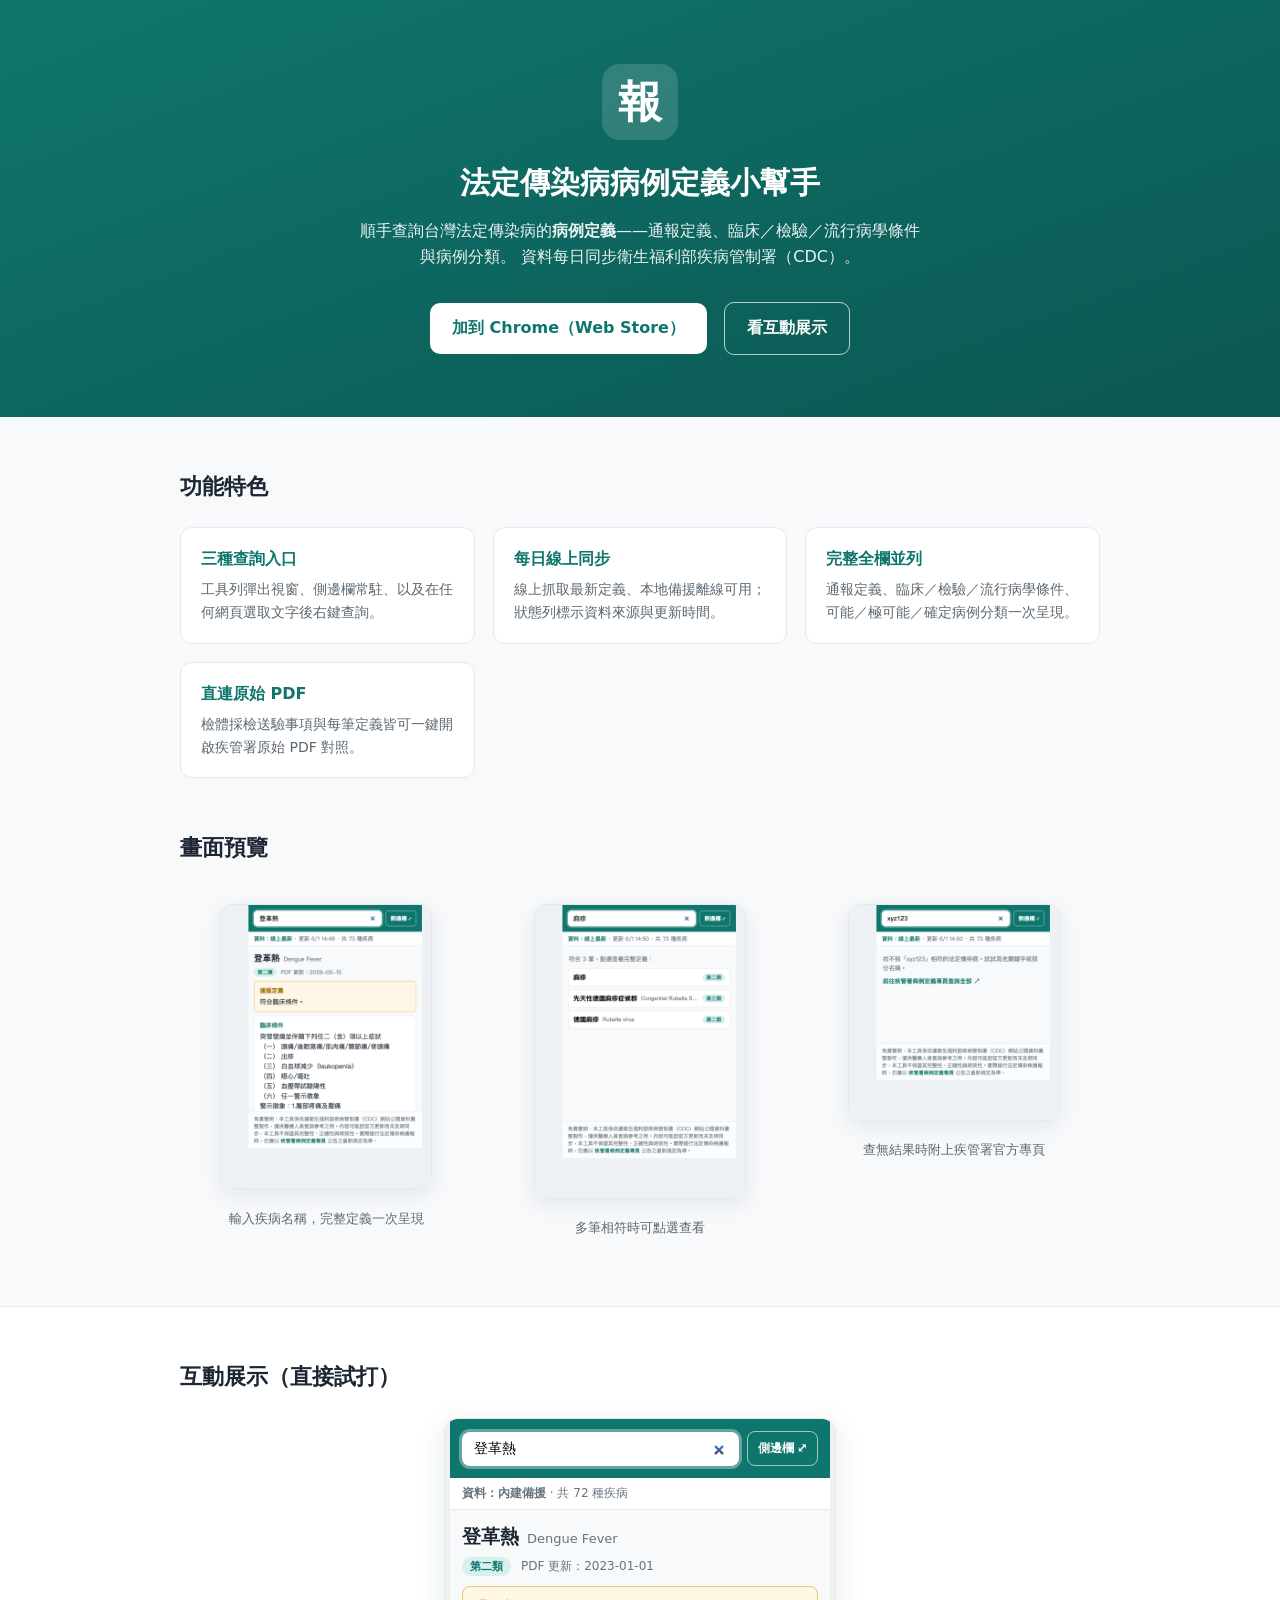
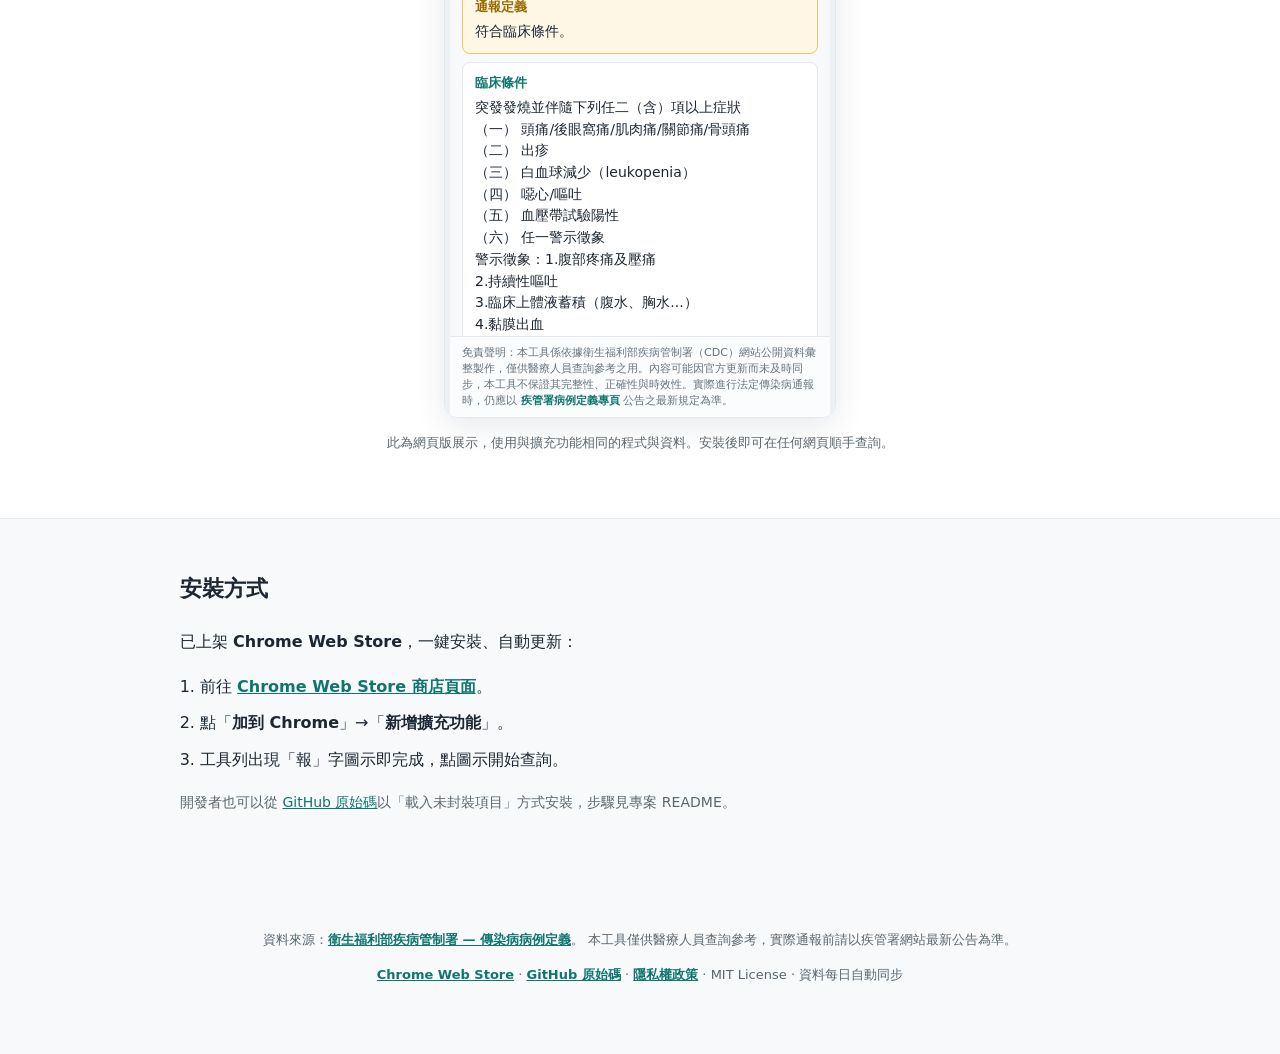
<file: index.html>
<!DOCTYPE html>
<html lang="zh-Hant">
  <head>
    <meta charset="utf-8" />
    <meta name="viewport" content="width=device-width, initial-scale=1" />
    <title>法定傳染病病例定義小幫手 — Chrome 擴充功能</title>
    <meta
      name="description"
      content="順手查詢台灣法定傳染病的病例定義：通報定義、臨床／檢驗／流行病學條件與病例分類。資料每日同步衛福部疾管署（CDC）。"
    />
    <style>
      :root {
        --brand: #0f766e;
        --brand-dark: #0b5751;
        --ink: #1c2733;
        --muted: #5b6770;
        --line: #e3e9ef;
        --bg: #f7f9fb;
      }
      * { box-sizing: border-box; }
      body {
        margin: 0;
        font-family: -apple-system, "PingFang TC", "Microsoft JhengHei", system-ui, sans-serif;
        color: var(--ink);
        background: var(--bg);
        line-height: 1.65;
      }
      a { color: var(--brand); }
      .wrap { max-width: 960px; margin: 0 auto; padding: 0 20px; }

      header.hero {
        background: linear-gradient(160deg, var(--brand), var(--brand-dark));
        color: #fff;
        padding: 64px 0 56px;
        text-align: center;
      }
      .badge-icon {
        width: 76px; height: 76px; border-radius: 18px;
        background: rgba(255,255,255,.15);
        display: inline-flex; align-items: center; justify-content: center;
        font-size: 44px; font-weight: 800; margin-bottom: 18px;
      }
      .hero h1 { font-size: 30px; margin: 0 0 10px; }
      .hero p.tag { font-size: 16px; opacity: .92; margin: 0 auto 26px; max-width: 560px; }
      .cta {
        display: inline-block; background: #fff; color: var(--brand);
        font-weight: 700; text-decoration: none; padding: 12px 22px;
        border-radius: 10px; margin: 6px;
      }
      .cta.ghost { background: transparent; color: #fff; border: 1.5px solid rgba(255,255,255,.7); }

      section { padding: 52px 0; }
      h2 { font-size: 22px; margin: 0 0 22px; }
      .features { display: grid; grid-template-columns: repeat(auto-fit, minmax(220px, 1fr)); gap: 18px; }
      .card { background: #fff; border: 1px solid var(--line); border-radius: 12px; padding: 18px 20px; }
      .card h3 { margin: 0 0 6px; font-size: 16px; color: var(--brand); }
      .card p { margin: 0; font-size: 14px; color: var(--muted); }

      .shots { display: grid; grid-template-columns: repeat(auto-fit, minmax(240px, 1fr)); gap: 22px; align-items: start; }
      .shot { text-align: center; }
      .shot img { width: 100%; border: 1px solid var(--line); border-radius: 12px; box-shadow: 0 6px 22px rgba(20,40,60,.08); }
      .shot figcaption { font-size: 13px; color: var(--muted); margin-top: 10px; }

      .demo-band { background: #fff; border-top: 1px solid var(--line); border-bottom: 1px solid var(--line); }
      .demo-frame {
        width: 392px; max-width: 100%; height: 600px; margin: 0 auto;
        border: 1px solid var(--line); border-radius: 14px; overflow: hidden;
        box-shadow: 0 8px 30px rgba(20,40,60,.10); background: #fff;
      }
      .demo-frame iframe { width: 100%; height: 100%; border: 0; }
      .demo-note { text-align: center; color: var(--muted); font-size: 13px; margin-top: 14px; }

      ol.steps { padding-left: 20px; }
      ol.steps li { margin-bottom: 10px; }
      code { background: #eef2f4; padding: 1px 6px; border-radius: 5px; font-size: 13px; }

      .note {
        background: #fff7e6; border: 1px solid #f0c36b; border-radius: 10px;
        padding: 14px 16px; font-size: 14px; color: #6b5210;
      }
      footer { padding: 36px 0 56px; color: var(--muted); font-size: 13px; text-align: center; }
      footer a { font-weight: 600; }
    </style>
  </head>
  <body>
    <header class="hero">
      <div class="wrap">
        <div class="badge-icon">報</div>
        <h1>法定傳染病病例定義小幫手</h1>
        <p class="tag">
          順手查詢台灣法定傳染病的<strong>病例定義</strong>——通報定義、臨床／檢驗／流行病學條件與病例分類。
          資料每日同步衛生福利部疾病管制署（CDC）。
        </p>
        <a class="cta" href="https://chromewebstore.google.com/detail/gpmdgfdccaljialgejkkfdjedoobjefb">加到 Chrome（Web Store）</a>
        <a class="cta ghost" href="#demo">看互動展示</a>
      </div>
    </header>

    <section>
      <div class="wrap">
        <h2>功能特色</h2>
        <div class="features">
          <div class="card">
            <h3>三種查詢入口</h3>
            <p>工具列彈出視窗、側邊欄常駐、以及在任何網頁選取文字後右鍵查詢。</p>
          </div>
          <div class="card">
            <h3>每日線上同步</h3>
            <p>線上抓取最新定義、本地備援離線可用；狀態列標示資料來源與更新時間。</p>
          </div>
          <div class="card">
            <h3>完整全欄並列</h3>
            <p>通報定義、臨床／檢驗／流行病學條件、可能／極可能／確定病例分類一次呈現。</p>
          </div>
          <div class="card">
            <h3>直連原始 PDF</h3>
            <p>檢體採檢送驗事項與每筆定義皆可一鍵開啟疾管署原始 PDF 對照。</p>
          </div>
        </div>
      </div>
    </section>

    <section style="padding-top: 0;">
      <div class="wrap">
        <h2>畫面預覽</h2>
        <div class="shots">
          <figure class="shot">
            <img src="assets/screenshots/popup.png" alt="疾病病例定義詳情" />
            <figcaption>輸入疾病名稱，完整定義一次呈現</figcaption>
          </figure>
          <figure class="shot">
            <img src="assets/screenshots/list.png" alt="多筆相符結果清單" />
            <figcaption>多筆相符時可點選查看</figcaption>
          </figure>
          <figure class="shot">
            <img src="assets/screenshots/notfound.png" alt="查無結果附官方專頁連結" />
            <figcaption>查無結果時附上疾管署官方專頁</figcaption>
          </figure>
        </div>
      </div>
    </section>

    <section class="demo-band" id="demo">
      <div class="wrap">
        <h2>互動展示（直接試打）</h2>
        <div class="demo-frame">
          <iframe src="demo.html?q=登革熱" title="互動展示" loading="lazy"></iframe>
        </div>
        <p class="demo-note">
          此為網頁版展示，使用與擴充功能相同的程式與資料。安裝後即可在任何網頁順手查詢。
        </p>
      </div>
    </section>

    <section>
      <div class="wrap">
        <h2>安裝方式</h2>
        <p>已上架 <strong>Chrome Web Store</strong>，一鍵安裝、自動更新：</p>
        <ol class="steps" style="margin-top: 18px;">
          <li>前往 <a href="https://chromewebstore.google.com/detail/gpmdgfdccaljialgejkkfdjedoobjefb"><strong>Chrome Web Store 商店頁面</strong></a>。</li>
          <li>點「<strong>加到 Chrome</strong>」→「<strong>新增擴充功能</strong>」。</li>
          <li>工具列出現「報」字圖示即完成，點圖示開始查詢。</li>
        </ol>
        <p style="color: var(--muted); font-size: 14px; margin-top: 18px;">
          開發者也可以從 <a href="https://github.com/drhao/noti-check">GitHub 原始碼</a>以「載入未封裝項目」方式安裝，步驟見專案 README。
        </p>
      </div>
    </section>

    <footer>
      <div class="wrap">
        <p>
          資料來源：<a href="https://www.cdc.gov.tw/Category/DiseaseDefine/ZW54U0FpVVhpVGR3UkViWm8rQkNwUT09">衛生福利部疾病管制署 — 傳染病病例定義</a>。
          本工具僅供醫療人員查詢參考，實際通報前請以疾管署網站最新公告為準。
        </p>
        <p>
          <a href="https://chromewebstore.google.com/detail/gpmdgfdccaljialgejkkfdjedoobjefb">Chrome Web Store</a> ·
          <a href="https://github.com/drhao/noti-check">GitHub 原始碼</a> ·
          <a href="privacy.html">隱私權政策</a> · MIT License · 資料每日自動同步
        </p>
      </div>
    </footer>
  </body>
</html>
</file>
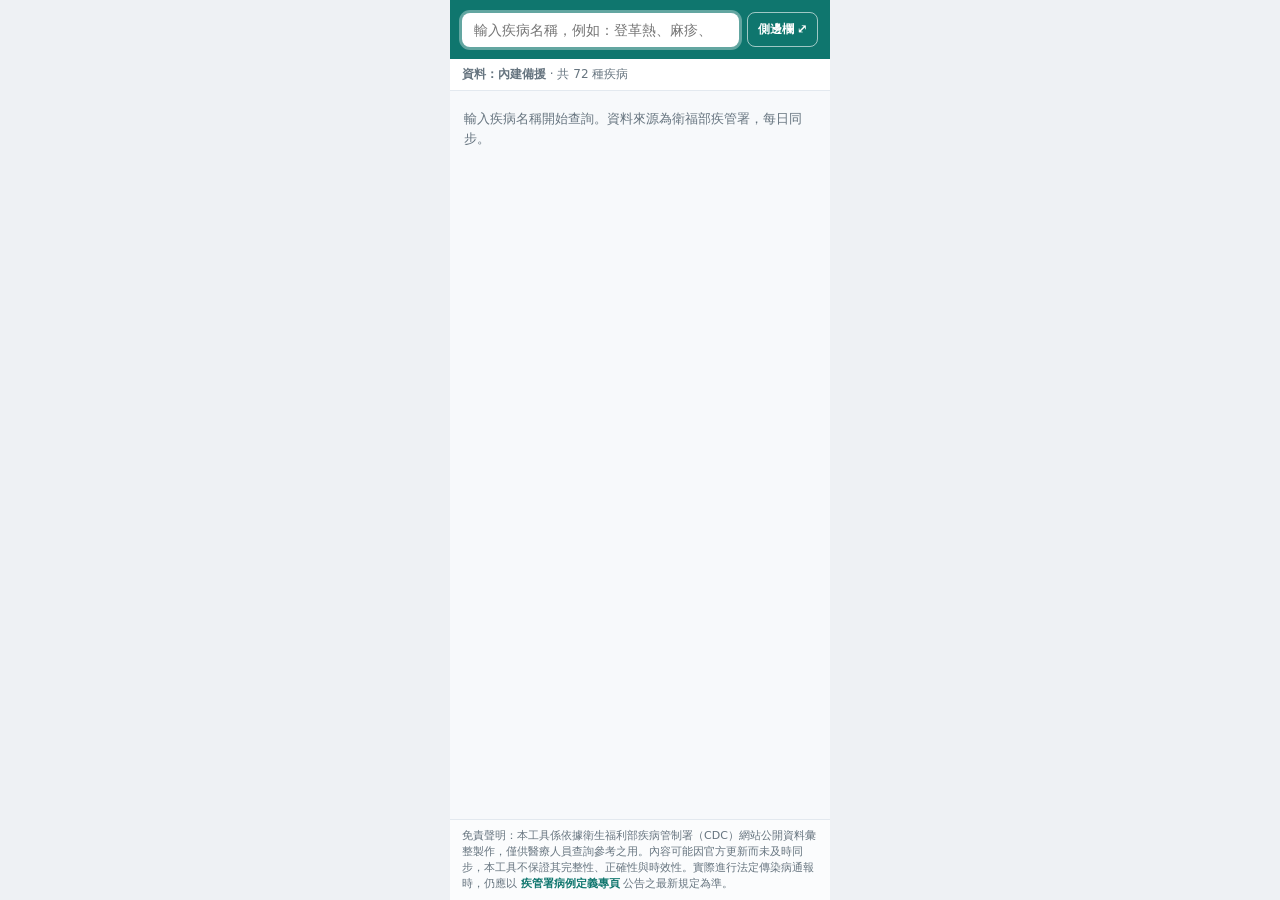
<file: demo.html>
<!DOCTYPE html>
<html lang="zh-Hant">
  <head>
    <meta charset="utf-8" />
    <meta name="viewport" content="width=device-width, initial-scale=1" />
    <link rel="stylesheet" href="shared/styles.css" />
    <title>病例定義查詢 — 互動展示</title>
    <style>
      html,
      body {
        height: 100%;
        margin: 0;
        overflow: hidden;
        background: #eef1f4;
      }
      #app {
        width: 380px;
        height: 100%;
        margin: 0 auto;
        overflow: hidden;
        background: var(--bg);
      }
    </style>
    <!-- 展示用：以 in-memory stub 取代擴充功能 API，讓真實的 shared/ 程式碼能在一般網頁中執行 -->
    <script>
      window.chrome = {
        runtime: { getURL: (p) => p, onInstalled: { addListener() {} } },
        storage: {
          local: {
            _d: {},
            get() {
              return Promise.resolve({});
            },
            set(o) {
              Object.assign(this._d, o);
              return Promise.resolve();
            },
            remove() {
              return Promise.resolve();
            },
          },
          onChanged: { addListener() {} },
        },
        tabs: { query: () => Promise.resolve([{ id: 1, windowId: 1 }]) },
        sidePanel: { open: () => Promise.resolve() },
        contextMenus: { create() {}, onClicked: { addListener() {} } },
      };
    </script>
  </head>
  <body>
    <div id="app"></div>
    <script type="module">
      import { mountApp } from "./shared/app.js";
      mountApp(document.getElementById("app"), { showSidePanelButton: true });
    </script>
  </body>
</html>
</file>
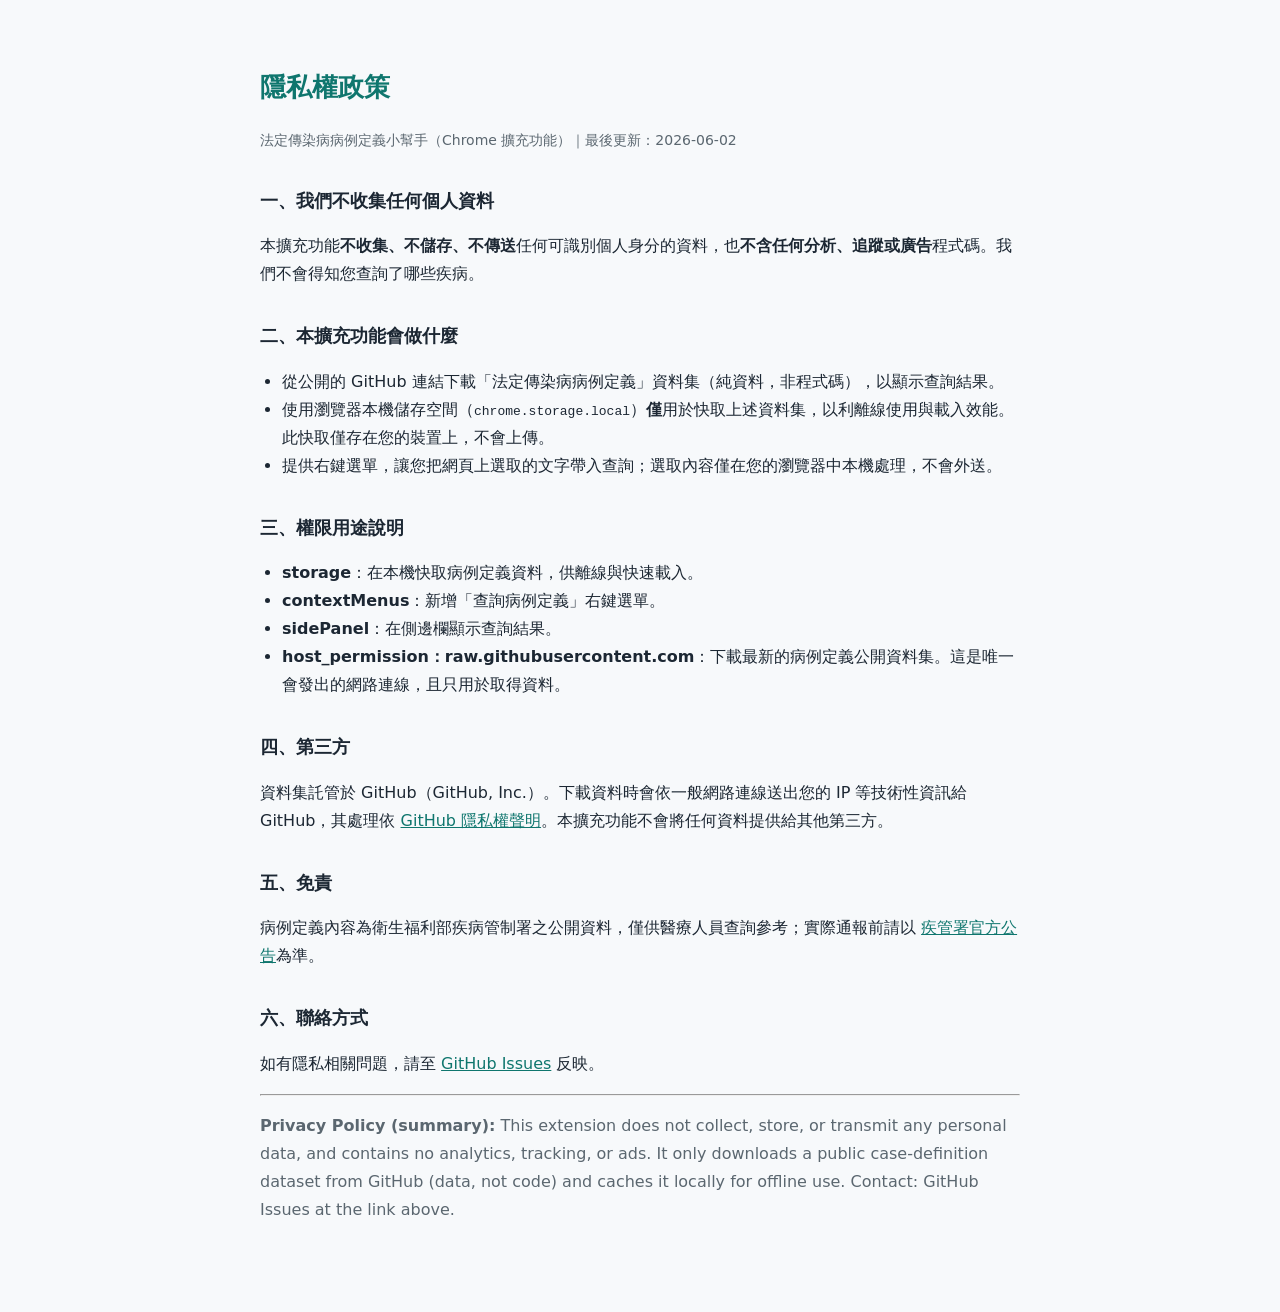
<file: privacy.html>
<!DOCTYPE html>
<html lang="zh-Hant">
  <head>
    <meta charset="utf-8" />
    <meta name="viewport" content="width=device-width, initial-scale=1" />
    <title>隱私權政策 — 法定傳染病病例定義小幫手</title>
    <style>
      body {
        margin: 0;
        font-family: -apple-system, "PingFang TC", "Microsoft JhengHei", system-ui, sans-serif;
        color: #1c2733;
        background: #f7f9fb;
        line-height: 1.75;
      }
      .wrap { max-width: 760px; margin: 0 auto; padding: 48px 22px 72px; }
      h1 { font-size: 26px; color: #0f766e; }
      h2 { font-size: 18px; margin-top: 32px; }
      a { color: #0f766e; }
      .updated { color: #5b6770; font-size: 14px; }
      ul { padding-left: 22px; }
      .en { color: #5b6770; }
    </style>
  </head>
  <body>
    <div class="wrap">
      <h1>隱私權政策</h1>
      <p class="updated">法定傳染病病例定義小幫手（Chrome 擴充功能）｜最後更新：2026-06-02</p>

      <h2>一、我們不收集任何個人資料</h2>
      <p>
        本擴充功能<strong>不收集、不儲存、不傳送</strong>任何可識別個人身分的資料，也<strong>不含任何分析、追蹤或廣告</strong>程式碼。我們不會得知您查詢了哪些疾病。
      </p>

      <h2>二、本擴充功能會做什麼</h2>
      <ul>
        <li>從公開的 GitHub 連結下載「法定傳染病病例定義」資料集（純資料，非程式碼），以顯示查詢結果。</li>
        <li>使用瀏覽器本機儲存空間（<code>chrome.storage.local</code>）<strong>僅</strong>用於快取上述資料集，以利離線使用與載入效能。此快取僅存在您的裝置上，不會上傳。</li>
        <li>提供右鍵選單，讓您把網頁上選取的文字帶入查詢；選取內容僅在您的瀏覽器中本機處理，不會外送。</li>
      </ul>

      <h2>三、權限用途說明</h2>
      <ul>
        <li><strong>storage</strong>：在本機快取病例定義資料，供離線與快速載入。</li>
        <li><strong>contextMenus</strong>：新增「查詢病例定義」右鍵選單。</li>
        <li><strong>sidePanel</strong>：在側邊欄顯示查詢結果。</li>
        <li><strong>host_permission：raw.githubusercontent.com</strong>：下載最新的病例定義公開資料集。這是唯一會發出的網路連線，且只用於取得資料。</li>
      </ul>

      <h2>四、第三方</h2>
      <p>
        資料集託管於 GitHub（GitHub, Inc.）。下載資料時會依一般網路連線送出您的 IP 等技術性資訊給 GitHub，其處理依
        <a href="https://docs.github.com/site-policy/privacy-policies/github-general-privacy-statement" target="_blank" rel="noopener">GitHub 隱私權聲明</a>。本擴充功能不會將任何資料提供給其他第三方。
      </p>

      <h2>五、免責</h2>
      <p>
        病例定義內容為衛生福利部疾病管制署之公開資料，僅供醫療人員查詢參考；實際通報前請以
        <a href="https://www.cdc.gov.tw/Category/DiseaseDefine/ZW54U0FpVVhpVGR3UkViWm8rQkNwUT09" target="_blank" rel="noopener">疾管署官方公告</a>為準。
      </p>

      <h2>六、聯絡方式</h2>
      <p>
        如有隱私相關問題，請至
        <a href="https://github.com/drhao/noti-check/issues" target="_blank" rel="noopener">GitHub Issues</a>
        反映。
      </p>

      <hr />
      <p class="en">
        <strong>Privacy Policy (summary):</strong> This extension does not collect, store, or transmit any
        personal data, and contains no analytics, tracking, or ads. It only downloads a public
        case-definition dataset from GitHub (data, not code) and caches it locally for offline use.
        Contact: GitHub Issues at the link above.
      </p>
    </div>
  </body>
</html>
</file>
<file: shared/styles.css>
:root {
  --bg: #f7f9fb;
  --card: #ffffff;
  --ink: #1c2733;
  --muted: #66747f;
  --line: #e3e9ef;
  --brand: #0f766e;
  --brand-soft: #d7f0ec;
  --emph: #fff7e6;
  --emph-line: #f0c36b;
}

* {
  box-sizing: border-box;
}

html,
body {
  margin: 0;
  font-family: -apple-system, "PingFang TC", "Microsoft JhengHei", system-ui, sans-serif;
  color: var(--ink);
  background: var(--bg);
  font-size: 14px;
  line-height: 1.55;
}

#app {
  display: flex;
  flex-direction: column;
  height: 100%;
}

.search-bar {
  position: sticky;
  top: 0;
  z-index: 5;
  padding: 12px;
  background: var(--brand);
  display: flex;
  align-items: center;
  gap: 8px;
}

.search-input {
  flex: 1;
  min-width: 0;
  padding: 9px 12px;
  border: none;
  border-radius: 8px;
  font-size: 14px;
  outline: none;
}

.sidepanel-btn {
  flex-shrink: 0;
  white-space: nowrap;
  padding: 8px 10px;
  border: 1px solid rgba(255, 255, 255, 0.6);
  border-radius: 8px;
  background: transparent;
  color: #fff;
  font-size: 12px;
  font-weight: 600;
  cursor: pointer;
}

.sidepanel-btn:hover {
  background: rgba(255, 255, 255, 0.18);
}

.search-input:focus {
  box-shadow: 0 0 0 3px rgba(255, 255, 255, 0.35);
}

.status-line {
  padding: 6px 12px;
  font-size: 12px;
  color: var(--muted);
  background: var(--card);
  border-bottom: 1px solid var(--line);
}

.src-online {
  color: var(--brand);
  font-weight: 600;
}
.src-cache {
  color: #8a6d00;
  font-weight: 600;
}
.src-bundled {
  color: var(--muted);
  font-weight: 600;
}

.results {
  flex: 1;
  overflow-y: auto;
  padding: 12px;
}

.empty,
.list-hint {
  color: var(--muted);
  font-size: 13px;
  padding: 6px 2px 10px;
}
.empty-text {
  margin: 0 0 8px;
}
.empty-link {
  display: inline-block;
  color: var(--brand);
  font-weight: 600;
  text-decoration: none;
}
.empty-link:hover {
  text-decoration: underline;
}

/* 結果清單 */
.result-list {
  list-style: none;
  margin: 0;
  padding: 0;
}
.result-item {
  margin-bottom: 6px;
}
.result-btn {
  width: 100%;
  text-align: left;
  display: flex;
  align-items: center;
  gap: 8px;
  padding: 9px 11px;
  background: var(--card);
  border: 1px solid var(--line);
  border-radius: 8px;
  cursor: pointer;
  font-size: 14px;
  overflow: hidden;
}
.result-btn:hover {
  border-color: var(--brand);
  background: var(--brand-soft);
}
.result-name {
  font-weight: 600;
  flex-shrink: 0;
}
.result-eng {
  color: var(--muted);
  font-size: 12px;
  min-width: 0;
  overflow: hidden;
  text-overflow: ellipsis;
  white-space: nowrap;
}

.badge {
  margin-left: auto;
  flex-shrink: 0;
  font-size: 11px;
  padding: 1px 8px;
  border-radius: 999px;
  background: var(--brand-soft);
  color: var(--brand);
  font-weight: 600;
}

/* 詳情 */
.detail-head {
  margin-bottom: 10px;
}
.back-btn {
  background: none;
  border: none;
  color: var(--brand);
  cursor: pointer;
  padding: 0 0 8px;
  font-size: 13px;
}
.title-row {
  display: flex;
  align-items: baseline;
  gap: 8px;
  flex-wrap: wrap;
}
.disease-name {
  margin: 0;
  font-size: 19px;
}
.disease-eng {
  color: var(--muted);
  font-size: 13px;
}
.detail-meta {
  margin-top: 6px;
  display: flex;
  align-items: center;
  gap: 10px;
}
.detail-meta .badge {
  margin-left: 0;
}
.meta-text {
  font-size: 12px;
  color: var(--muted);
}

.field {
  background: var(--card);
  border: 1px solid var(--line);
  border-radius: 8px;
  padding: 10px 12px;
  margin-bottom: 8px;
}
.field-emphasis {
  background: var(--emph);
  border-color: var(--emph-line);
}
.field-label {
  margin: 0 0 4px;
  font-size: 13px;
  color: var(--brand);
  font-weight: 700;
}
.field-emphasis .field-label {
  color: #9a6a00;
}
.field-body {
  margin: 0;
  white-space: pre-wrap;
  word-break: break-word;
}

.pdf-link,
.field-link {
  display: inline-block;
  margin: 2px 0;
  color: var(--brand);
  text-decoration: none;
  font-weight: 600;
}
.pdf-link {
  margin: 6px 0 4px;
}
.pdf-link:hover,
.field-link:hover {
  text-decoration: underline;
}

.disclaimer {
  flex-shrink: 0;
  padding: 8px 12px;
  font-size: 11px;
  line-height: 1.45;
  color: var(--muted);
  background: #fbfcfd;
  border-top: 1px solid var(--line);
}
.disclaimer-link {
  color: var(--brand);
  font-weight: 600;
  text-decoration: none;
}
.disclaimer-link:hover {
  text-decoration: underline;
}
</file>
